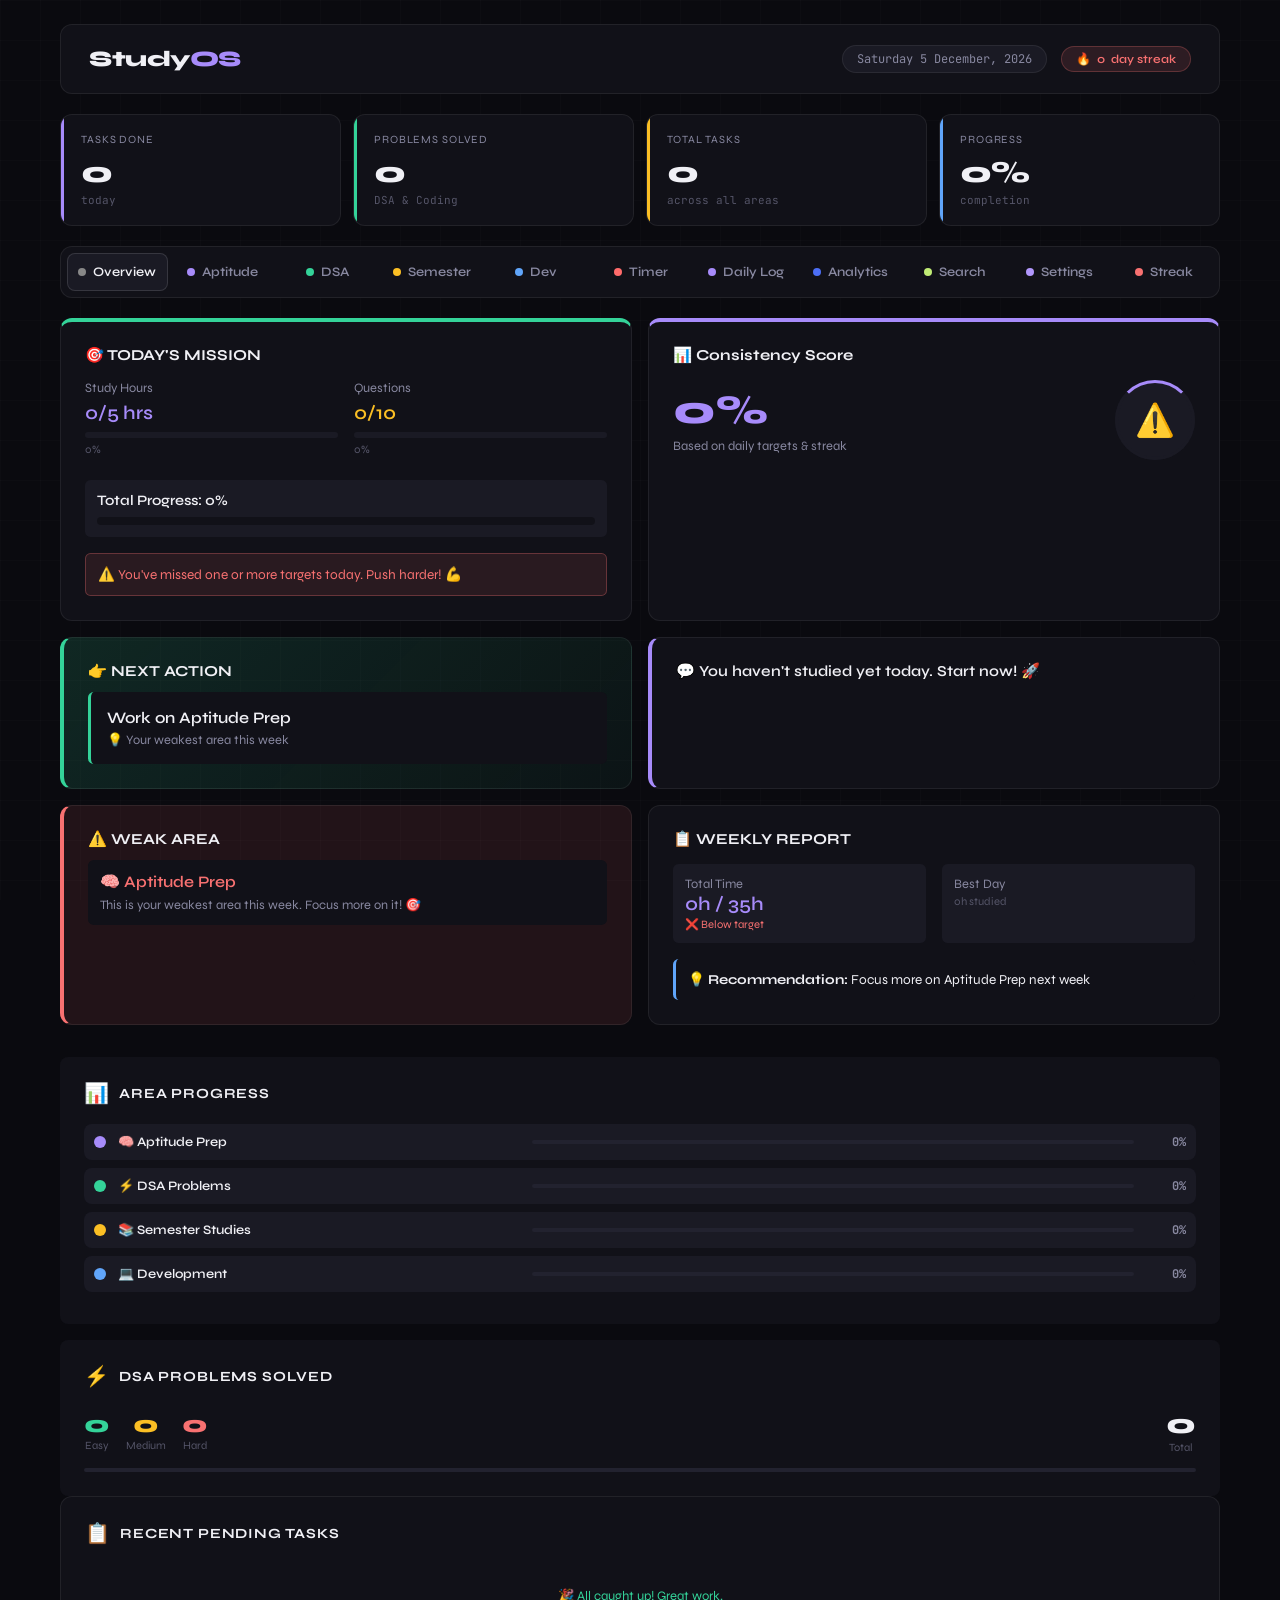
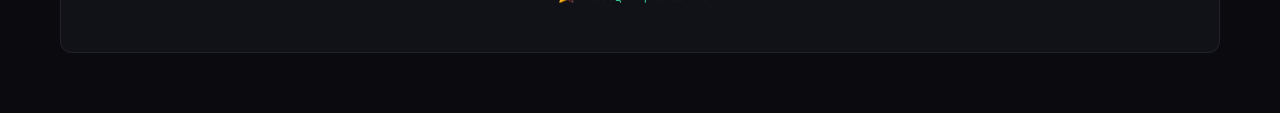
<file: index.html>
<!DOCTYPE html>
<html lang="en">
<head>
<meta charset="UTF-8">
<meta name="viewport" content="width=device-width, initial-scale=1.0">
<title>StudyOS — Placement Prep Tracker</title>
<link href="https://fonts.googleapis.com/css2?family=Syne:wght@400;500;600;700;800&family=JetBrains+Mono:wght@400;500&display=swap" rel="stylesheet">
<link rel="stylesheet" href="css/style.css">
</head>
<body>

<div class="app">

  <!-- TOPBAR -->
  <div class="topbar">
    <div class="logo">Study<span>OS</span></div>
    <div class="topbar-right">
      <div class="date-chip" id="date-chip"></div>
      <div class="streak-badge">🔥 <span id="streak-count">0</span> day streak</div>
    </div>
  </div>

  <!-- STATS -->
  <div class="stats-row">
    <div class="stat">
      <div class="stat-accent" style="background:var(--apt)"></div>
      <div class="stat-label">Tasks Done</div>
      <div class="stat-val" id="s-done">0</div>
      <div class="stat-sub">today</div>
    </div>
    <div class="stat">
      <div class="stat-accent" style="background:var(--dsa)"></div>
      <div class="stat-label">Problems Solved</div>
      <div class="stat-val" id="s-lc">0</div>
      <div class="stat-sub">DSA & Coding</div>
    </div>
    <div class="stat">
      <div class="stat-accent" style="background:var(--sem)"></div>
      <div class="stat-label">Total Tasks</div>
      <div class="stat-val" id="s-total">0</div>
      <div class="stat-sub">across all areas</div>
    </div>
    <div class="stat">
      <div class="stat-accent" style="background:var(--dev)"></div>
      <div class="stat-label">Progress</div>
      <div class="stat-val" id="s-pct">0%</div>
      <div class="stat-sub">completion</div>
    </div>
  </div>

  <!-- NAV TABS -->
  <div class="nav-tabs">
    <button class="nav-tab active" onclick="switchTab('overview')"><span class="dot" style="background:#888"></span><span class="tab-label">Overview</span></button>
    <button class="nav-tab" onclick="switchTab('apt')"><span class="dot" style="background:var(--apt)"></span><span class="tab-label">Aptitude</span></button>
    <button class="nav-tab" onclick="switchTab('dsa')"><span class="dot" style="background:var(--dsa)"></span><span class="tab-label">DSA</span></button>
    <button class="nav-tab" onclick="switchTab('sem')"><span class="dot" style="background:var(--sem)"></span><span class="tab-label">Semester</span></button>
    <button class="nav-tab" onclick="switchTab('dev')"><span class="dot" style="background:var(--dev)"></span><span class="tab-label">Dev</span></button>
    <button class="nav-tab" onclick="switchTab('timer')"><span class="dot" style="background:#ff6b6b"></span><span class="tab-label">Timer</span></button>
    <button class="nav-tab" onclick="switchTab('daily')"><span class="dot" style="background:var(--apt)"></span><span class="tab-label">Daily Log</span></button>
    <button class="nav-tab" onclick="switchTab('analytics')"><span class="dot" style="background:#4c6ef5"></span><span class="tab-label">Analytics</span></button>
    <button class="nav-tab" onclick="switchTab('search')"><span class="dot" style="background:#c0eb75"></span><span class="tab-label">Search</span></button>
    <button class="nav-tab" onclick="switchTab('settings')"><span class="dot" style="background:#b197fc"></span><span class="tab-label">Settings</span></button>
    <button class="nav-tab" onclick="switchTab('streak')"><span class="dot" style="background:var(--red)"></span><span class="tab-label">Streak</span></button>
  </div>

  <!-- OVERVIEW PANEL -->
  <div class="panel active" id="panel-overview">
    <div class="overview-grid" id="overview-grid-new"></div>
    <div style="background:var(--bg2); border-radius:0.5rem; padding:1.5rem; margin-top:2rem;">
      <div class="ov-header"><span class="ov-icon">📊</span><span class="ov-title">Area Progress</span></div>
      <div id="ov-areas"></div>
    </div>
    <div style="background:var(--bg2); border-radius:0.5rem; padding:1.5rem; margin-top:1rem;">
      <div class="ov-header"><span class="ov-icon">⚡</span><span class="ov-title">DSA Problems Solved</span></div>
      <div id="ov-lc"></div>
      </div>
    </div>
    <div class="overview-card full-width">
      <div class="ov-header"><span class="ov-icon">📋</span><span class="ov-title">Recent Pending Tasks</span></div>
      <div id="ov-pending"></div>
    </div>
  </div>

  <!-- AREA PANELS -->
  <div class="panel" id="panel-apt"></div>
  <div class="panel" id="panel-dsa"></div>
  <div class="panel" id="panel-sem"></div>
  <div class="panel" id="panel-dev"></div>

  <!-- DAILY LOG PANEL -->
  <div class="panel" id="panel-daily">
    <div id="daily-summary" style="background:var(--bg2); border-radius:0.5rem; margin-bottom:2rem;"></div>
    <div style="background:var(--bg2); border-radius:0.5rem; padding:1.5rem;">
      <h3 style="margin:0 0 1rem 0; color:var(--text)">📝 Log Study Session</h3>
      <div style="display:grid; grid-template-columns:1fr 1fr; gap:1rem; margin-bottom:1rem;">
        <div>
          <label style="font-size:0.85rem; color:var(--text2); display:block; margin-bottom:0.5rem;">Area</label>
          <select id="session-area" style="width:100%; padding:0.75rem; background:var(--bg3); border:1px solid var(--border); border-radius:0.3rem; color:var(--text); font-family:'Syne',sans-serif;">
            <option value="">Choose area...</option>
            <option value="apt">📚 Aptitude</option>
            <option value="dsa">🔧 DSA</option>
            <option value="sem">📖 Semester</option>
            <option value="dev">💻 Dev</option>
          </select>
        </div>
        <div>
          <label style="font-size:0.85rem; color:var(--text2); display:block; margin-bottom:0.5rem;">Duration (minutes)</label>
          <input type="number" id="session-time" placeholder="35" style="width:100%; padding:0.75rem; background:var(--bg3); border:1px solid var(--border); border-radius:0.3rem; color:var(--text); font-family:'Syne',sans-serif;">
        </div>
      </div>
      <div>
        <label style="font-size:0.85rem; color:var(--text2); display:block; margin-bottom:0.5rem;">Problems Solved</label>
        <input type="number" id="session-problems" placeholder="4" style="width:100%; padding:0.75rem; background:var(--bg3); border:1px solid var(--border); border-radius:0.3rem; color:var(--text); font-family:'Syne',sans-serif; margin-bottom:1rem;">
      </div>
      <div>
        <label style="font-size:0.85rem; color:var(--text2); display:block; margin-bottom:0.5rem;">Notes (optional)</label>
        <input type="text" id="session-notes" placeholder="e.g., Solved 2 LeetCode medium, 2 offline problems..." style="width:100%; padding:0.75rem; background:var(--bg3); border:1px solid var(--border); border-radius:0.3rem; color:var(--text); font-family:'Syne',sans-serif; margin-bottom:1rem;">
      </div>
      <button onclick="addSessionFromUI()" style="width:100%; padding:0.75rem; background:var(--apt); color:white; border:none; border-radius:0.3rem; font-size:0.95rem; font-weight:600; cursor:pointer; font-family:'Syne',sans-serif;">✓ Log Session</button>
    </div>
  </div>

  <!-- STREAK PANEL -->
  <div class="panel" id="panel-streak">
    <div class="streak-grid-wrap">
      <div class="streak-header">
        <div class="streak-title">Activity Calendar</div>
        <div class="streak-hint">Click a day to mark it active</div>
      </div>
      <div id="streak-calendar"></div>
    </div>
  </div>

  <!-- TIMER PANEL (NEW) -->
  <div class="panel" id="panel-timer">
    <div style="max-width:500px; margin:0 auto; text-align:center; padding-top:2rem;">
      <div style="background:var(--bg2); border-radius:0.5rem; padding:3rem 2rem;">
        <h2 style="margin:0 0 2rem 0; color:var(--text); font-size:3rem;">🍅 Pomodoro Timer</h2>
        
        <div style="background:var(--bg3); border-radius:0.35rem; padding:2rem; margin-bottom:2rem;">
          <div id="timer-phase" style="font-size:0.95rem; color:var(--dsa); font-weight:600; margin-bottom:1rem;">💪 Work</div>
          <div id="timer-display" style="font-size:4rem; font-weight:800; color:var(--dsa); font-family:'JetBrains Mono',monospace; margin-bottom:1rem; letter-spacing:0.1em;">25:00</div>
          <div style="font-size:0.9rem; color:var(--text2);">Cycles: <span id="timer-cycles" style="font-weight:700; color:var(--dsa);">0</span></div>
        </div>
        
        <div style="display:grid; grid-template-columns:1fr 1fr 1fr; gap:0.75rem; margin-bottom:2rem;">
          <button id="timer-start-btn" onclick="startTimer()" style="padding:0.75rem; background:var(--dsa); color:white; border:none; border-radius:0.3rem; cursor:pointer; font-weight:600; font-size:0.95rem; font-family:'Syne',sans-serif;">▶️ Start</button>
          <button onclick="pauseTimer()" style="padding:0.75rem; background:var(--text3); color:white; border:none; border-radius:0.3rem; cursor:pointer; font-weight:600; font-size:0.95rem; font-family:'Syne',sans-serif;">⏸️ Pause</button>
          <button onclick="resetTimer()" style="padding:0.75rem; background:var(--bg3); color:var(--text); border:1px solid var(--border); border-radius:0.3rem; cursor:pointer; font-weight:600; font-size:0.95rem; font-family:'Syne',sans-serif;">🔄 Reset</button>
        </div>
        
        <div style="margin-bottom:1.5rem;">
          <label style="font-size:0.85rem; color:var(--text2); display:block; margin-bottom:0.5rem;">Work Duration (minutes)</label>
          <input type="number" id="timer-work-mins" value="25" min="1" max="60" style="width:100%; padding:0.5rem; background:var(--bg2); border:1px solid var(--border); border-radius:0.25rem; color:var(--text); font-family:'Syne',sans-serif; margin-bottom:1rem;">
          
          <label style="font-size:0.85rem; color:var(--text2); display:block; margin-bottom:0.5rem;">Break Duration (minutes)</label>
          <input type="number" id="timer-break-mins" value="5" min="1" max="30" style="width:100%; padding:0.5rem; background:var(--bg2); border:1px solid var(--border); border-radius:0.25rem; color:var(--text); margin-bottom:1rem;">
          
          <label style="font-size:0.85rem; color:var(--text2); display:block; margin-bottom:0.5rem;">Study Area</label>
          <select id="timer-area" style="width:100%; padding:0.5rem; background:var(--bg2); border:1px solid var(--border); border-radius:0.25rem; color:var(--text); font-family:'Syne',sans-serif; margin-bottom:1rem;">
            <option value="dsa">🔧 DSA</option>
            <option value="apt">🧠 Aptitude</option>
            <option value="sem">📖 Semester</option>
            <option value="dev">💻 Development</option>
          </select>
        </div>
        
        <button onclick="saveTimerSession()" style="width:100%; padding:0.75rem; background:var(--apt); color:white; border:none; border-radius:0.3rem; cursor:pointer; font-weight:600; font-size:0.95rem; font-family:'Syne',sans-serif;">💾 Save Session</button>
      </div>
    </div>
  </div>

  <!-- ANALYTICS PANEL (NEW) -->
  <div class="panel" id="panel-analytics">
    <div id="analytics-content" style="padding:1.5rem;"></div>
  </div>

  <!-- SEARCH PANEL (NEW) -->
  <div class="panel" id="panel-search">
    <div style="background:var(--bg2); border-radius:0.5rem; padding:1.5rem;">
      <h3 style="margin:0 0 1.5rem 0; color:var(--text);">🔍 Search Questions, Topics & Notes</h3>
      
      <div style="display:flex; gap:0.75rem; margin-bottom:1.5rem;">
        <input type="text" id="search-input" placeholder="Search..." style="flex:1; padding:0.75rem; background:var(--bg3); border:1px solid var(--border); border-radius:0.3rem; color:var(--text); font-family:'Syne',sans-serif;" onkeydown="if(event.key==='Enter') performSearch()">
        <button onclick="performSearch()" style="padding:0.75rem 1.5rem; background:var(--dsa); color:white; border:none; border-radius:0.3rem; cursor:pointer; font-weight:600; font-family:'Syne',sans-serif;">Search</button>
      </div>
      
      <div id="search-results" style="min-height:100px;"></div>
      
      <div id="recent-searches" style="margin-top:2rem;">
        <div style="font-weight:600; color:var(--text); margin-bottom:1rem; font-size:0.95rem;">Recent Searches</div>
        <div id="recent-list" style="display:flex; flex-wrap:wrap; gap:0.5rem;"></div>
      </div>
    </div>
  </div>

  <!-- SETTINGS PANEL (NEW) -->
  <div class="panel" id="panel-settings">
    <div style="background:var(--bg2); border-radius:0.5rem; padding:1.5rem; max-width:600px;">
      <h3 style="margin:0 0 1.5rem 0; color:var(--text);">⚙️ Settings & Data Management</h3>
      
      <div style="margin-bottom:2rem;">
        <div style="font-weight:600; color:var(--text); margin-bottom:1rem;">🎨 App Theme</div>
        <div class="theme-grid">
          <div class="theme-card active" onclick="setTheme('dark')">
            <div class="theme-preview">
              <div class="theme-swatch" style="background:#0a0a0f;"></div>
              <div class="theme-swatch" style="background:#a78bfa;"></div>
              <div class="theme-swatch" style="background:#34d399;"></div>
            </div>
            <div class="theme-name">Dark</div>
          </div>
          <div class="theme-card" onclick="setTheme('light')">
            <div class="theme-preview">
              <div class="theme-swatch" style="background:#f8f9fa;"></div>
              <div class="theme-swatch" style="background:#8b5cf6;"></div>
              <div class="theme-swatch" style="background:#10b981;"></div>
            </div>
            <div class="theme-name">Light</div>
          </div>
          <div class="theme-card" onclick="setTheme('midnight')">
            <div class="theme-preview">
              <div class="theme-swatch" style="background:#0f0f23;"></div>
              <div class="theme-swatch" style="background:#c084fc;"></div>
              <div class="theme-swatch" style="background:#4ade80;"></div>
            </div>
            <div class="theme-name">Midnight</div>
          </div>
          <div class="theme-card" onclick="setTheme('ocean')">
            <div class="theme-preview">
              <div class="theme-swatch" style="background:#0a1428;"></div>
              <div class="theme-swatch" style="background:#818cf8;"></div>
              <div class="theme-swatch" style="background:#22d3ee;"></div>
            </div>
            <div class="theme-name">Ocean</div>
          </div>
          <div class="theme-card" onclick="setTheme('forest')">
            <div class="theme-preview">
              <div class="theme-swatch" style="background:#0b2e1c;"></div>
              <div class="theme-swatch" style="background:#86efac;"></div>
              <div class="theme-swatch" style="background:#22c55e;"></div>
            </div>
            <div class="theme-name">Forest</div>
          </div>
          <div class="theme-card" onclick="setTheme('sunset')">
            <div class="theme-preview">
              <div class="theme-swatch" style="background:#3d1f0f;"></div>
              <div class="theme-swatch" style="background:#fda4af;"></div>
              <div class="theme-swatch" style="background:#fdba74;"></div>
            </div>
            <div class="theme-name">Sunset</div>
          </div>
        </div>
      </div>
      
      <div style="border-top:1px solid var(--border); padding-top:1.5rem; margin-bottom:2rem;">
        <div style="font-weight:600; color:var(--text); margin-bottom:1rem;">Timer Settings</div>
        <div style="display:grid; gap:1rem;">
          <div>
            <label style="font-size:0.85rem; color:var(--text2); display:block; margin-bottom:0.5rem;">Work Duration (minutes)</label>
            <input type="number" id="settings-work-mins" value="25" min="1" max="60" style="width:100%; padding:0.5rem; background:var(--bg3); border:1px solid var(--border); border-radius:0.25rem; color:var(--text);">
          </div>
          <div>
            <label style="font-size:0.85rem; color:var(--text2); display:block; margin-bottom:0.5rem;">Break Duration (minutes)</label>
            <input type="number" id="settings-break-mins" value="5" min="1" max="30" style="width:100%; padding:0.5rem; background:var(--bg3); border:1px solid var(--border); border-radius:0.25rem; color:var(--text);">
          </div>
        </div>
      </div>
      
      <div style="border-top:1px solid var(--border); padding-top:1.5rem; margin-bottom:2rem;">
        <div style="font-weight:600; color:var(--text); margin-bottom:1rem;">🎯 Daily Mission Targets</div>
        <div style="display:grid; gap:1rem;">
          <div>
            <label style="font-size:0.85rem; color:var(--text2); display:block; margin-bottom:0.5rem;">Daily Study Hours Target</label>
            <input type="number" id="mission-hours" value="5" min="1" max="12" step="0.5" style="width:100%; padding:0.5rem; background:var(--bg3); border:1px solid var(--border); border-radius:0.25rem; color:var(--text);">
          </div>
          <div>
            <label style="font-size:0.85rem; color:var(--text2); display:block; margin-bottom:0.5rem;">Daily Questions Target</label>
            <input type="number" id="mission-questions" value="10" min="1" max="50" style="width:100%; padding:0.5rem; background:var(--bg3); border:1px solid var(--border); border-radius:0.25rem; color:var(--text);">
          </div>
          <button onclick="saveMissionSettings()" style="width:100%; padding:0.5rem; background:var(--dev); color:white; border:none; border-radius:0.25rem; cursor:pointer; font-weight:600; font-family:'Syne',sans-serif; font-size:0.9rem;">💾 Save Targets</button>
        </div>
      </div>
      
      <div style="border-top:1px solid var(--border); padding-top:1.5rem; margin-bottom:2rem;">
        <div style="font-weight:600; color:var(--text); margin-bottom:1rem;">Notifications</div>
        <label style="display:flex; align-items:center; gap:0.75rem; cursor:pointer;">
          <input type="checkbox" id="settings-notifications" checked style="cursor:pointer;">
          <span style="color:var(--text2); font-size:0.9rem;">Enable notification sounds</span>
        </label>
      </div>
      
      <div style="border-top:1px solid var(--border); padding-top:1.5rem;">
        <div style="font-weight:600; color:var(--text); margin-bottom:1rem; font-size:0.95rem;">📊 Data Management</div>
        <div style="display:grid; gap:0.75rem;">
          <button onclick="exportDataAsJSON()" style="width:100%; padding:0.75rem; background:var(--apt); color:white; border:none; border-radius:0.3rem; cursor:pointer; font-weight:600; font-family:'Syne',sans-serif;">📥 Export Data (JSON)</button>
          <button onclick="document.getElementById('import-file').click()" style="width:100%; padding:0.75rem; background:var(--dsa); color:white; border:none; border-radius:0.3rem; cursor:pointer; font-weight:600; font-family:'Syne',sans-serif;">📤 Import Data (JSON)</button>
          <input type="file" id="import-file" accept=".json" style="display:none;" onchange="handleFileImport(event)">
          <button onclick="clearAllDataWithConfirm()" style="width:100%; padding:0.75rem; background:var(--red); color:white; border:none; border-radius:0.3rem; cursor:pointer; font-weight:600; font-family:'Syne',sans-serif;">🗑️ Clear All Data</button>
        </div>
      </div>
    </div>
  </div>

</div>

<div class="toast" id="toast"></div>

<script src="js/app.js"></script>
</body>
</html>
</file>
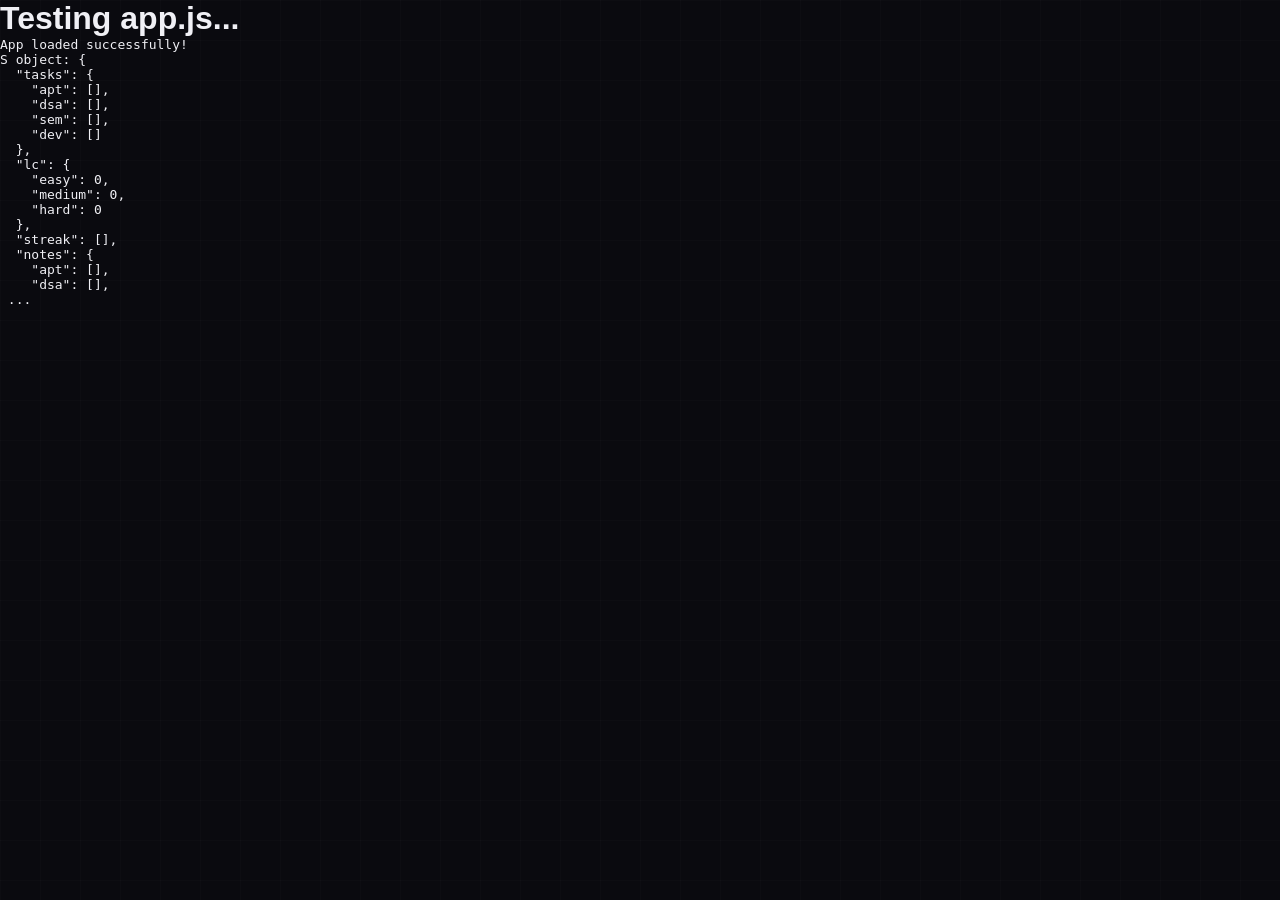
<file: test.html>
<!DOCTYPE html>
<html>
<head>
  <title>Test</title>
</head>
<body>
  <h1>Testing app.js...</h1>
  <pre id="output"></pre>
  
  <script>
    window.onerror = function(msg, url, lineNo, columnNo, error) {
      const output = document.getElementById('output');
      output.innerHTML += 'ERROR: ' + msg + ' at line ' + lineNo + '\n';
      if (error && error.stack) {
        output.innerHTML += 'Stack: ' + error.stack + '\n';
      }
      return false;
    };
    
    const p = document.getElementById('output');
    p.innerHTML = 'App loading...\n';
  </script>
  
  <link rel="stylesheet" href="css/style.css">
  <script src="js/app.js"></script>
  
  <script>
    const output = document.getElementById('output');
    output.innerHTML = 'App loaded successfully!\n';
    output.innerHTML += 'S object: ' + JSON.stringify(S, null, 2).substring(0, 200) + '...\n';
  </script>
</body>
</html>
</file>
<file: css/style.css>
/* DARK THEME (DEFAULT) */
:root, :root[data-theme="dark"] {
  --bg: #0a0a0f;
  --bg2: #111118;
  --bg3: #1a1a24;
  --bg4: #22222f;
  --border: rgba(255,255,255,0.07);
  --border2: rgba(255,255,255,0.12);
  --text: #f0f0f5;
  --text2: #8888a0;
  --text3: #555568;
  --apt: #a78bfa;
  --apt-bg: rgba(167,139,250,0.1);
  --dsa: #34d399;
  --dsa-bg: rgba(52,211,153,0.1);
  --sem: #fbbf24;
  --sem-bg: rgba(251,191,36,0.1);
  --dev: #60a5fa;
  --dev-bg: rgba(96,165,250,0.1);
  --red: #f87171;
  --red-bg: rgba(248,113,113,0.1);
  --radius: 12px;
  --radius-sm: 8px;
}

/* LIGHT THEME (DAY MODE) */
:root[data-theme="light"] {
  --bg: #f8f9fa;
  --bg2: #ffffff;
  --bg3: #f1f3f5;
  --bg4: #e9ecef;
  --border: rgba(0,0,0,0.08);
  --border2: rgba(0,0,0,0.12);
  --text: #1a1a1a;
  --text2: #7a7a7a;
  --text3: #b0b0b0;
  --apt: #8b5cf6;
  --apt-bg: rgba(139,92,246,0.1);
  --dsa: #10b981;
  --dsa-bg: rgba(16,185,129,0.1);
  --sem: #f59e0b;
  --sem-bg: rgba(245,158,11,0.1);
  --dev: #3b82f6;
  --dev-bg: rgba(59,130,246,0.1);
  --red: #ef4444;
  --red-bg: rgba(239,68,68,0.1);
  --radius: 12px;
  --radius-sm: 8px;
}

/* MIDNIGHT THEME */
:root[data-theme="midnight"] {
  --bg: #0f0f23;
  --bg2: #1a1a3e;
  --bg3: #252549;
  --bg4: #2d2d5f;
  --border: rgba(147,112,255,0.2);
  --border2: rgba(147,112,255,0.3);
  --text: #e0e7ff;
  --text2: #9ca3af;
  --text3: #6b7280;
  --apt: #c084fc;
  --apt-bg: rgba(192,132,252,0.1);
  --dsa: #4ade80;
  --dsa-bg: rgba(74,222,128,0.1);
  --sem: #facc15;
  --sem-bg: rgba(250,204,21,0.1);
  --dev: #60a5fa;
  --dev-bg: rgba(96,165,250,0.1);
  --red: #f87171;
  --red-bg: rgba(248,113,113,0.1);
  --radius: 12px;
  --radius-sm: 8px;
}

/* OCEAN THEME */
:root[data-theme="ocean"] {
  --bg: #0a1428;
  --bg2: #0f1f38;
  --bg3: #152a47;
  --bg4: #1a3556;
  --border: rgba(79,172,254,0.2);
  --border2: rgba(79,172,254,0.3);
  --text: #d4e5ff;
  --text2: #8ab4de;
  --text3: #5b7596;
  --apt: #818cf8;
  --apt-bg: rgba(129,140,248,0.1);
  --dsa: #22d3ee;
  --dsa-bg: rgba(34,211,238,0.1);
  --sem: #fbbf24;
  --sem-bg: rgba(251,191,36,0.1);
  --dev: #4f8cfe;
  --dev-bg: rgba(79,140,254,0.1);
  --red: #ff6b7a;
  --red-bg: rgba(255,107,122,0.1);
  --radius: 12px;
  --radius-sm: 8px;
}

/* FOREST THEME */
:root[data-theme="forest"] {
  --bg: #0b2e1c;
  --bg2: #123d2a;
  --bg3: #1a4d38;
  --bg4: #225c47;
  --border: rgba(34,197,94,0.2);
  --border2: rgba(34,197,94,0.3);
  --text: #d1f5e5;
  --text2: #86c9a4;
  --text3: #5a8973;
  --apt: #86efac;
  --apt-bg: rgba(134,239,172,0.1);
  --dsa: #22c55e;
  --dsa-bg: rgba(34,197,94,0.1);
  --sem: #facc15;
  --sem-bg: rgba(250,204,21,0.1);
  --dev: #38bdf8;
  --dev-bg: rgba(56,189,248,0.1);
  --red: #f87171;
  --red-bg: rgba(248,113,113,0.1);
  --radius: 12px;
  --radius-sm: 8px;
}

/* SUNSET THEME */
:root[data-theme="sunset"] {
  --bg: #3d1f0f;
  --bg2: #52341a;
  --bg3: #6b452c;
  --bg4: #84573e;
  --border: rgba(251,146,60,0.25);
  --border2: rgba(251,146,60,0.35);
  --text: #fed7aa;
  --text2: #fdba74;
  --text3: #d97706;
  --apt: #fda4af;
  --apt-bg: rgba(253,164,175,0.1);
  --dsa: #fdba74;
  --dsa-bg: rgba(253,186,116,0.1);
  --sem: #fbbf24;
  --sem-bg: rgba(251,191,36,0.1);
  --dev: #f472b6;
  --dev-bg: rgba(244,114,182,0.1);
  --red: #ff9999;
  --red-bg: rgba(255,153,153,0.1);
  --radius: 12px;
  --radius-sm: 8px;
}

* {
  box-sizing: border-box;
  margin: 0;
  padding: 0;
}

body {
  font-family: 'Syne', sans-serif;
  background: var(--bg);
  color: var(--text);
  min-height: 100vh;
  overflow-x: hidden;
  transition: background-color 0.4s ease, color 0.4s ease;
}

body::before {
  content: '';
  position: fixed;
  inset: 0;
  background-image:
    linear-gradient(rgba(255,255,255,0.015) 1px, transparent 1px),
    linear-gradient(90deg, rgba(255,255,255,0.015) 1px, transparent 1px);
  background-size: 40px 40px;
  pointer-events: none;
  z-index: 0;
}

.app {
  position: relative;
  z-index: 1;
  max-width: 1200px;
  margin: 0 auto;
  padding: 24px 20px 60px;
}

/* ── TOPBAR ── */
.topbar {
  display: flex;
  align-items: center;
  justify-content: space-between;
  padding: 20px 28px;
  background: var(--bg2);
  border: 1px solid var(--border);
  border-radius: var(--radius);
  margin-bottom: 20px;
  flex-wrap: wrap;
  gap: 12px;
}

.logo {
  font-size: 22px;
  font-weight: 800;
  letter-spacing: -0.5px;
}

.logo span { color: var(--apt); }

.topbar-right {
  display: flex;
  align-items: center;
  gap: 14px;
  flex-wrap: wrap;
}

.date-chip {
  font-family: 'JetBrains Mono', monospace;
  font-size: 12px;
  color: var(--text2);
  background: var(--bg3);
  border: 1px solid var(--border);
  border-radius: 20px;
  padding: 5px 14px;
}

.streak-badge {
  display: flex;
  align-items: center;
  gap: 6px;
  background: rgba(248,113,113,0.12);
  border: 1px solid rgba(248,113,113,0.25);
  border-radius: 20px;
  padding: 5px 14px;
  font-size: 12px;
  font-weight: 600;
  color: var(--red);
}

/* ── STATS ── */
.stats-row {
  display: grid;
  grid-template-columns: repeat(4, 1fr);
  gap: 12px;
  margin-bottom: 20px;
}

.stat {
  background: var(--bg2);
  border: 1px solid var(--border);
  border-radius: var(--radius);
  padding: 18px 20px;
  position: relative;
  overflow: hidden;
  transition: border-color 0.2s;
}

.stat:hover { border-color: var(--border2); }

.stat-accent {
  position: absolute;
  top: 0; left: 0;
  width: 3px; height: 100%;
  border-radius: 3px 0 0 3px;
}

.stat-label {
  font-size: 11px;
  color: var(--text2);
  text-transform: uppercase;
  letter-spacing: 0.08em;
  margin-bottom: 8px;
}

.stat-val {
  font-size: 30px;
  font-weight: 800;
  letter-spacing: -1px;
}

.stat-sub {
  font-size: 11px;
  color: var(--text3);
  margin-top: 3px;
  font-family: 'JetBrains Mono', monospace;
}

/* ── NAV TABS ── */
.nav-tabs {
  display: flex;
  gap: 6px;
  margin-bottom: 20px;
  background: var(--bg2);
  border: 1px solid var(--border);
  border-radius: var(--radius);
  padding: 6px;
}

.nav-tab {
  flex: 1;
  padding: 10px 8px;
  border: none;
  border-radius: var(--radius-sm);
  background: transparent;
  color: var(--text2);
  font-family: 'Syne', sans-serif;
  font-size: 13px;
  font-weight: 600;
  cursor: pointer;
  transition: all 0.2s;
  display: flex;
  align-items: center;
  justify-content: center;
  gap: 7px;
}

.nav-tab:hover { color: var(--text); background: var(--bg3); }
.nav-tab.active {
  color: var(--text);
  background: var(--bg3);
  border: 1px solid var(--border2);
}

.nav-tab .dot {
  width: 8px;
  height: 8px;
  border-radius: 50%;
}

/* ── PANELS ── */
.panel { display: none; }
.panel.active { display: block; }

/* ── SECTION CARD ── */
.section-card {
  background: var(--bg2);
  border: 1px solid var(--border);
  border-radius: var(--radius);
  padding: 24px;
  margin-bottom: 16px;
  animation: fadeUp 0.25s ease;
}

@keyframes fadeUp {
  from { opacity: 0; transform: translateY(8px); }
  to   { opacity: 1; transform: translateY(0); }
}

.card-header {
  display: flex;
  align-items: center;
  justify-content: space-between;
  margin-bottom: 18px;
  flex-wrap: wrap;
  gap: 10px;
}

.card-title {
  display: flex;
  align-items: center;
  gap: 10px;
}

.area-icon {
  width: 36px;
  height: 36px;
  border-radius: 9px;
  display: flex;
  align-items: center;
  justify-content: center;
  font-size: 18px;
}

.card-name { font-size: 16px; font-weight: 700; }

.progress-pill {
  font-family: 'JetBrains Mono', monospace;
  font-size: 12px;
  font-weight: 500;
  padding: 4px 12px;
  border-radius: 20px;
  border: 1px solid var(--border2);
  color: var(--text2);
}

/* ── PROGRESS BAR ── */
.pbar-wrap {
  height: 4px;
  background: var(--bg4);
  border-radius: 4px;
  margin-bottom: 20px;
  overflow: hidden;
}

.pbar {
  height: 100%;
  border-radius: 4px;
  transition: width 0.5s cubic-bezier(.4,0,.2,1);
}

/* ── TASK INPUT ── */
.task-input-row {
  display: flex;
  gap: 8px;
  margin-bottom: 14px;
}

.task-input {
  flex: 1;
  height: 40px;
  background: var(--bg3);
  border: 1px solid var(--border);
  border-radius: var(--radius-sm);
  padding: 0 14px;
  color: var(--text);
  font-family: 'Syne', sans-serif;
  font-size: 13px;
  outline: none;
  transition: border-color 0.2s;
}

.task-input:focus { border-color: var(--border2); }
.task-input::placeholder { color: var(--text3); }

.add-btn {
  height: 40px;
  padding: 0 18px;
  border-radius: var(--radius-sm);
  border: 1px solid var(--border2);
  background: var(--bg3);
  color: var(--text);
  font-family: 'Syne', sans-serif;
  font-size: 13px;
  font-weight: 600;
  cursor: pointer;
  transition: all 0.15s;
  white-space: nowrap;
}

.add-btn:hover { background: var(--bg4); border-color: rgba(255,255,255,0.2); }

/* ── TASKS ── */
.task-list {
  display: flex;
  flex-direction: column;
  gap: 7px;
}

.task-item {
  display: flex;
  align-items: center;
  gap: 10px;
  background: var(--bg3);
  border: 1px solid var(--border);
  border-radius: var(--radius-sm);
  padding: 10px 14px;
  transition: all 0.15s;
}

.task-item:hover { border-color: var(--border2); }
.task-item.done { opacity: 0.5; }

.checkbox {
  width: 18px;
  height: 18px;
  border-radius: 5px;
  border: 1.5px solid var(--border2);
  cursor: pointer;
  display: flex;
  align-items: center;
  justify-content: center;
  flex-shrink: 0;
  transition: all 0.15s;
  background: transparent;
}

.checkbox.checked { border-color: transparent; }
.checkbox.checked::after {
  content: '✓';
  font-size: 11px;
  color: #fff;
  font-weight: 700;
}

.task-text { flex: 1; font-size: 13px; font-weight: 500; }
.task-text.done { text-decoration: line-through; color: var(--text3); }

.task-time {
  font-size: 11px;
  color: var(--text3);
  font-family: 'JetBrains Mono', monospace;
}

.task-del {
  width: 24px;
  height: 24px;
  border-radius: 5px;
  border: none;
  background: transparent;
  color: var(--text3);
  cursor: pointer;
  font-size: 16px;
  line-height: 1;
  display: flex;
  align-items: center;
  justify-content: center;
  transition: all 0.15s;
}

.task-del:hover { background: var(--red-bg); color: var(--red); }

.empty-msg {
  text-align: center;
  padding: 24px;
  color: var(--text3);
  font-size: 13px;
}

/* ── LC COUNTER ── */
.lc-section {
  background: var(--bg3);
  border: 1px solid var(--border);
  border-radius: var(--radius-sm);
  padding: 16px 20px;
  margin-bottom: 16px;
}

.lc-title {
  font-size: 12px;
  color: var(--text2);
  text-transform: uppercase;
  letter-spacing: 0.08em;
  margin-bottom: 14px;
}

.lc-counters {
  display: flex;
  gap: 20px;
  flex-wrap: wrap;
  align-items: center;
}

.lc-group {
  display: flex;
  flex-direction: column;
  align-items: center;
  gap: 8px;
  min-width: 80px;
}

.lc-label {
  font-size: 11px;
  font-weight: 700;
  text-transform: uppercase;
  letter-spacing: 0.06em;
}

.lc-row {
  display: flex;
  align-items: center;
  gap: 10px;
}

.lc-btn {
  width: 30px;
  height: 30px;
  border-radius: 7px;
  border: 1px solid var(--border2);
  background: var(--bg4);
  color: var(--text);
  cursor: pointer;
  font-size: 18px;
  line-height: 1;
  display: flex;
  align-items: center;
  justify-content: center;
  transition: all 0.15s;
}

.lc-btn:hover { background: var(--bg3); border-color: rgba(255,255,255,0.2); }

.lc-num {
  font-size: 26px;
  font-weight: 800;
  font-family: 'JetBrains Mono', monospace;
  min-width: 36px;
  text-align: center;
}

.lc-total { margin-left: auto; text-align: right; }
.lc-total-num { font-size: 32px; font-weight: 800; }
.lc-total-label { font-size: 11px; color: var(--text2); }

/* ── STREAK ── */
.streak-grid-wrap {
  background: var(--bg2);
  border: 1px solid var(--border);
  border-radius: var(--radius);
  padding: 24px;
  margin-bottom: 16px;
}

.streak-header {
  display: flex;
  align-items: center;
  justify-content: space-between;
  margin-bottom: 20px;
}

.streak-title { font-size: 15px; font-weight: 700; }
.streak-hint { font-size: 12px; color: var(--text3); }

.streak-grid {
  display: flex;
  gap: 5px;
  flex-wrap: wrap;
}

.streak-cell {
  width: 32px;
  height: 32px;
  border-radius: 6px;
  background: var(--bg4);
  border: 1px solid var(--border);
  display: flex;
  flex-direction: column;
  align-items: center;
  justify-content: center;
  cursor: pointer;
  transition: all 0.15s;
  font-size: 10px;
  color: var(--text3);
  font-family: 'JetBrains Mono', monospace;
}

.streak-cell:hover { border-color: var(--border2); }
.streak-cell.on { background: rgba(52,211,153,0.15); border-color: rgba(52,211,153,0.35); color: var(--dsa); }
.streak-cell.today { border-color: rgba(167,139,250,0.5); }
.streak-cell.today.on { background: rgba(52,211,153,0.2); border-color: rgba(52,211,153,0.6); }

.month-label {
  font-size: 11px;
  color: var(--text3);
  margin-bottom: 6px;
  font-family: 'JetBrains Mono', monospace;
}

/* ── NOTES ── */
.notes-section {
  margin-top: 18px;
  border-top: 1px solid var(--border);
  padding-top: 18px;
}

.notes-label {
  font-size: 11px;
  color: var(--text2);
  text-transform: uppercase;
  letter-spacing: 0.08em;
  margin-bottom: 10px;
}

.note-input-row {
  display: flex;
  gap: 8px;
  margin-bottom: 10px;
}

.note-input {
  flex: 1;
  height: 36px;
  background: var(--bg3);
  border: 1px solid var(--border);
  border-radius: var(--radius-sm);
  padding: 0 12px;
  color: var(--text);
  font-family: 'Syne', sans-serif;
  font-size: 12px;
  outline: none;
  transition: border-color 0.2s;
}

.note-input:focus { border-color: var(--border2); }
.note-input::placeholder { color: var(--text3); }

.note-save {
  height: 36px;
  padding: 0 14px;
  border-radius: var(--radius-sm);
  border: 1px solid var(--border2);
  background: transparent;
  color: var(--text2);
  font-family: 'Syne', sans-serif;
  font-size: 12px;
  cursor: pointer;
  transition: all 0.15s;
}

.note-save:hover { color: var(--text); background: var(--bg3); }

.notes-chips {
  display: flex;
  flex-wrap: wrap;
  gap: 6px;
}

.note-chip {
  display: flex;
  align-items: center;
  gap: 6px;
  background: var(--bg3);
  border: 1px solid var(--border);
  border-radius: 20px;
  padding: 5px 12px;
  font-size: 12px;
  color: var(--text2);
}

.note-x {
  cursor: pointer;
  color: var(--text3);
  font-size: 14px;
  line-height: 1;
}

.note-x:hover { color: var(--red); }

/* ── OVERVIEW ── */
.overview-grid {
  display: grid;
  grid-template-columns: 1fr 1fr;
  gap: 16px;
  margin-bottom: 16px;
}

.overview-card {
  background: var(--bg2);
  border: 1px solid var(--border);
  border-radius: var(--radius);
  padding: 20px 22px;
}

.overview-card.full-width {
  grid-column: 1 / -1;
}

.ov-header {
  display: flex;
  align-items: center;
  gap: 8px;
  margin-bottom: 14px;
}

.ov-icon { font-size: 16px; }

.ov-title {
  font-size: 13px;
  font-weight: 700;
  color: var(--text2);
  text-transform: uppercase;
  letter-spacing: 0.06em;
}

.ov-task-row {
  display: flex;
  align-items: center;
  gap: 10px;
  margin-bottom: 8px;
}

.ov-area-dot {
  width: 8px;
  height: 8px;
  border-radius: 50%;
  flex-shrink: 0;
}

.ov-area-name { font-size: 13px; font-weight: 600; flex: 1; }

.ov-pbar-wrap {
  width: 80px;
  height: 4px;
  background: var(--bg4);
  border-radius: 4px;
  overflow: hidden;
}

.ov-pbar { height: 100%; border-radius: 4px; }

.ov-pct {
  font-size: 11px;
  color: var(--text3);
  font-family: 'JetBrains Mono', monospace;
  min-width: 30px;
  text-align: right;
}

/* ── TOAST ── */
.toast {
  position: fixed;
  bottom: 24px;
  right: 24px;
  background: var(--bg3);
  border: 1px solid var(--border2);
  border-radius: var(--radius-sm);
  padding: 12px 18px;
  font-size: 13px;
  color: var(--text);
  z-index: 999;
  opacity: 0;
  transform: translateY(10px);
  transition: all 0.25s;
  pointer-events: none;
}

.toast.show { opacity: 1; transform: translateY(0); }

/* ── SCROLLBAR ── */
::-webkit-scrollbar { width: 6px; height: 6px; }
::-webkit-scrollbar-track { background: var(--bg2); }
::-webkit-scrollbar-thumb { background: var(--bg4); border-radius: 3px; }

/* ── RESPONSIVE ── */
@media (max-width: 700px) {
  .stats-row { grid-template-columns: repeat(2, 1fr); }
  .overview-grid { grid-template-columns: 1fr; }
  .nav-tab .tab-label { display: none; }
  .nav-tab { flex: 0 0 auto; padding: 10px 14px; }
  .nav-tabs { overflow-x: auto; }
}

/* ── NEW FEATURES STYLING ── */

/* Timer */
#panel-timer {
  background: linear-gradient(135deg, rgba(52,211,153,0.08) 0%, rgba(251,191,36,0.08) 100%);
}

#timer-display {
  font-size: 4rem;
  font-weight: 800;
  font-family: 'JetBrains Mono', monospace;
  letter-spacing: 0.15em;
  color: var(--dsa);
  margin: 2rem 0;
}

/* Analytics */
#panel-analytics .section-card {
  margin-bottom: 0;
}

/* Search */
#search-input {
  width: 100%;
  padding: 0.75rem;
  background: var(--bg3);
  border: 1px solid var(--border);
  border-radius: 0.3rem;
  color: var(--text);
  font-family: 'Syne', sans-serif;
}

#search-input:focus {
  outline: none;
  border-color: var(--dsa);
  box-shadow: 0 0 0 3px rgba(52, 211, 153, 0.1);
}

/* Notes & Sections */  
.notes-section {
  margin-top: 1.5rem;
}

.notes-label {
  font-size: 13px;
  font-weight: 700;
  color: var(--text);
  text-transform: uppercase;
  letter-spacing: 0.08em;
  margin-bottom: 12px;
  display: block;
}

.note-input-row {
  display: flex;
  gap: 8px;
  margin-bottom: 14px;
}

.note-input {
  flex: 1;
  height: 40px;
  background: var(--bg3);
  border: 1px solid var(--border);
  border-radius: var(--radius-sm);
  padding: 0 14px;
  color: var(--text);
  font-family: 'Syne', sans-serif;
  font-size: 13px;
  outline: none;
  transition: border-color 0.2s;
}

.note-input:focus { border-color: var(--border2); }

.note-save {
  height: 40px;
  padding: 0 18px;
  border-radius: var(--radius-sm);
  border: 1px solid var(--border2);
  background: var(--bg3);
  color: var(--text);
  font-family: 'Syne', sans-serif;
  font-size: 13px;
  font-weight: 600;
  cursor: pointer;
  transition: all 0.15s;
  white-space: nowrap;
}

.note-save:hover { background: var(--bg4); }

.notes-chips {
  display: flex;
  flex-wrap: wrap;
  gap: 8px;
}

.note-chip {
  display: inline-flex;
  align-items: center;
  gap: 8px;
  background: var(--bg3);
  border: 1px solid var(--border);
  border-radius: 20px;
  padding: 6px 12px;
  font-size: 13px;
  color: var(--text);
}

.note-x {
  cursor: pointer;
  font-size: 14px;
  opacity: 0.6;
  transition: opacity 0.15s;
}

.note-x:hover { opacity: 1; }

/* Overview */
.overview-grid {
  display: grid;
  grid-template-columns: repeat(2, 1fr);
  gap: 16px;
  margin-bottom: 16px;
}

.overview-card {
  background: var(--bg2);
  border: 1px solid var(--border);
  border-radius: var(--radius);
  padding: 24px;
  animation: fadeUp 0.25s ease;
}

.overview-card.full-width {
  grid-column: 1 / -1;
}

.ov-header {
  display: flex;
  align-items: center;
  gap: 10px;
  margin-bottom: 18px;
}

.ov-icon { font-size: 20px; }

.ov-title {
  font-size: 14px;
  font-weight: 700;
  color: var(--text);
}

.ov-task-row {
  display: flex;
  align-items: center;
  gap: 12px;
  padding: 10px;
  background: var(--bg3);
  border-radius: var(--radius-sm);
  margin-bottom: 8px;
}

.ov-area-dot {
  width: 12px;
  height: 12px;
  border-radius: 50%;
  flex-shrink: 0;
}

.ov-area-name {
  font-size: 13px;
  font-weight: 600;
  flex: 1;
}

.ov-pbar-wrap {
  flex: 1.5;
  height: 4px;
  background: var(--bg4);
  border-radius: 2px;
  overflow: hidden;
}

.ov-pbar {
  height: 100%;
  border-radius: 2px;
  transition: width 0.5s ease;
}

.ov-pct {
  font-size: 12px;
  font-weight: 700;
  font-family: 'JetBrains Mono', monospace;
  color: var(--text2);
  min-width: 40px;
  text-align: right;
}

/* ── THEME SELECTOR ── */
.theme-section {
  display: grid;
  gap: 1rem;
}

.theme-label {
  font-weight: 600;
  color: var(--text);
  margin-bottom: 0.5rem;
}

.theme-grid {
  display: grid;
  grid-template-columns: repeat(auto-fit, minmax(100px, 1fr));
  gap: 0.75rem;
}

.theme-card {
  position: relative;
  border-radius: 0.5rem;
  border: 2px solid var(--border);
  padding: 0.75rem;
  cursor: pointer;
  transition: all 0.2s ease;
  text-align: center;
  background: var(--bg3);
}

.theme-card:hover {
  border-color: var(--border2);
  transform: translateY(-2px);
}

.theme-card.active {
  border-color: var(--apt);
  background: rgba(167,139,250,0.15);
  box-shadow: 0 0 12px rgba(167,139,250,0.2);
}

.theme-preview {
  display: flex;
  gap: 0.3rem;
  margin-bottom: 0.5rem;
  justify-content: center;
}

.theme-swatch {
  width: 20px;
  height: 20px;
  border-radius: 0.25rem;
}

.theme-name {
  font-size: 0.8rem;
  font-weight: 600;
  color: var(--text2);
}

/* Responsive */
@media (max-width: 768px) {
  .stats-row { grid-template-columns: repeat(2, 1fr); }
  .overview-grid { grid-template-columns: 1fr; }
}

@media (max-width: 480px) {
  .topbar { padding: 14px 16px; }
  .section-card { padding: 16px; }
  .stats-row { grid-template-columns: 1fr; }
  .nav-tabs { overflow-x: auto; }
}
</file>
